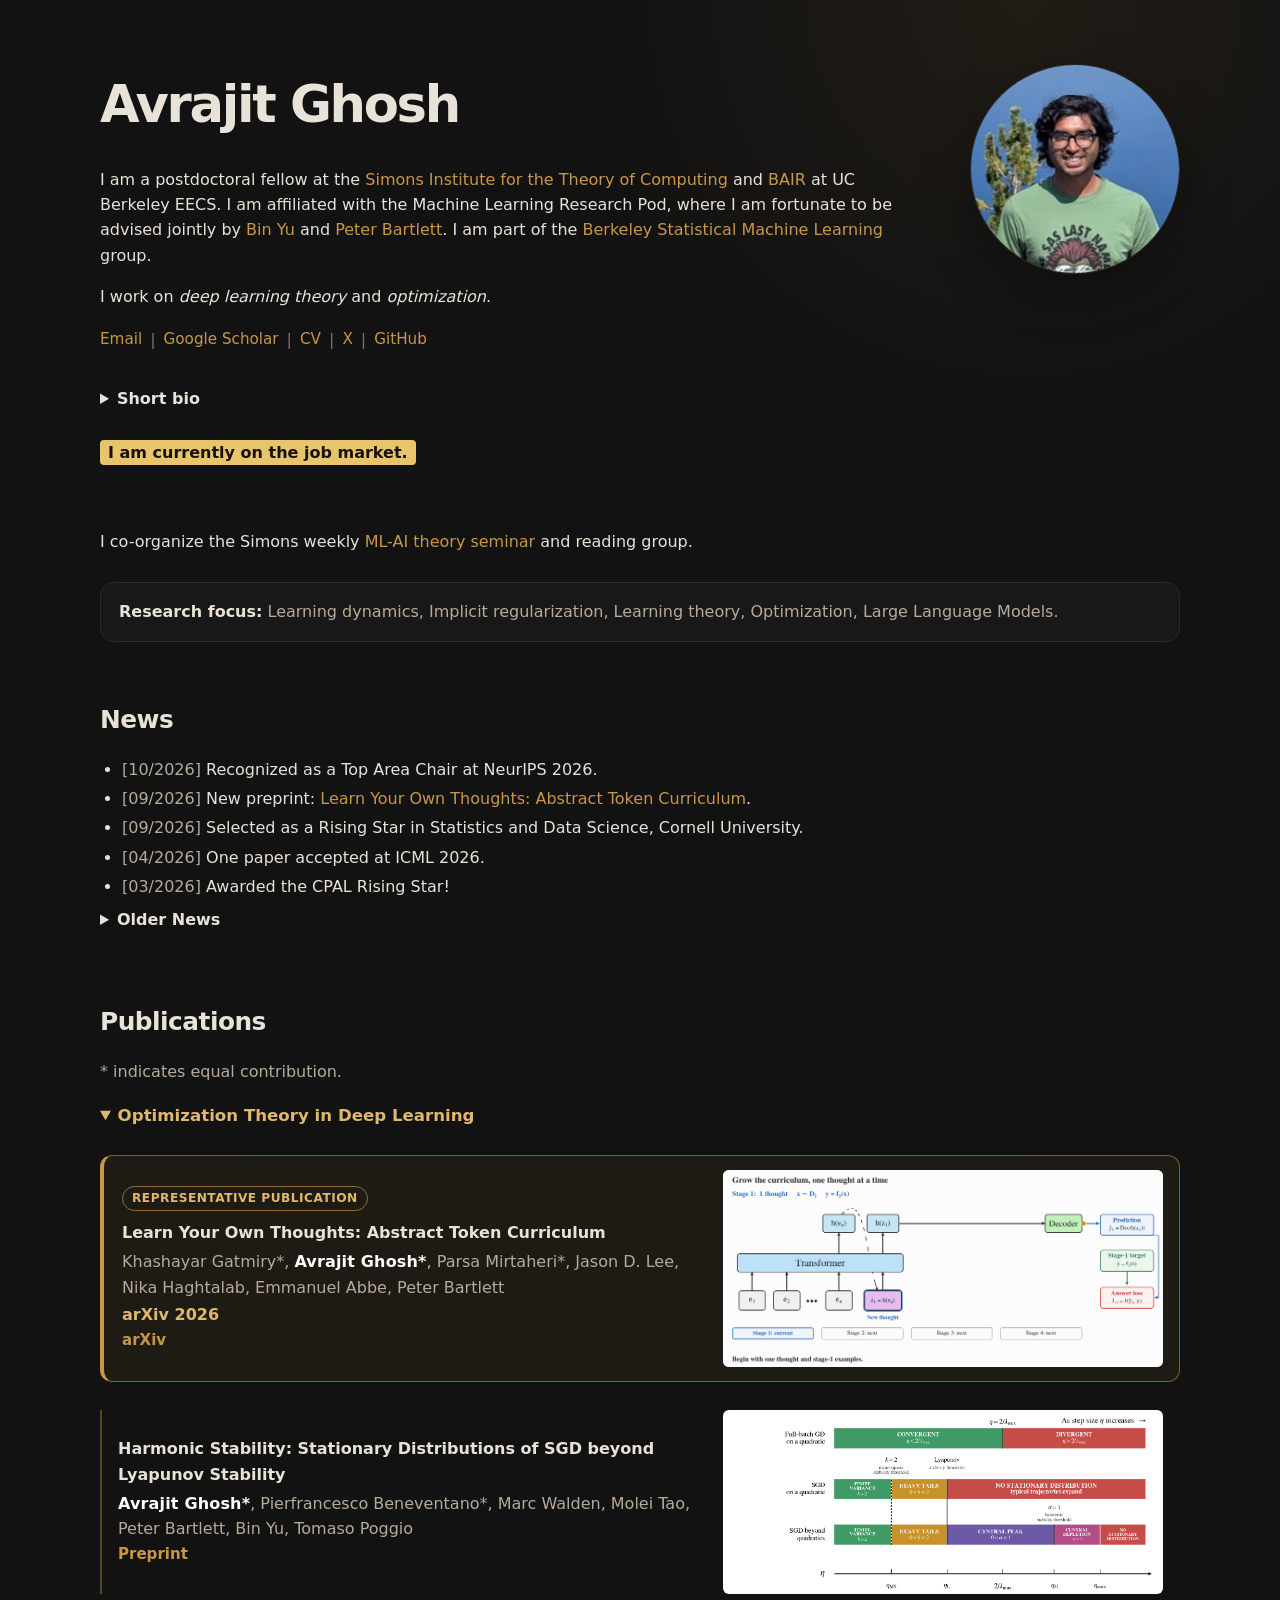
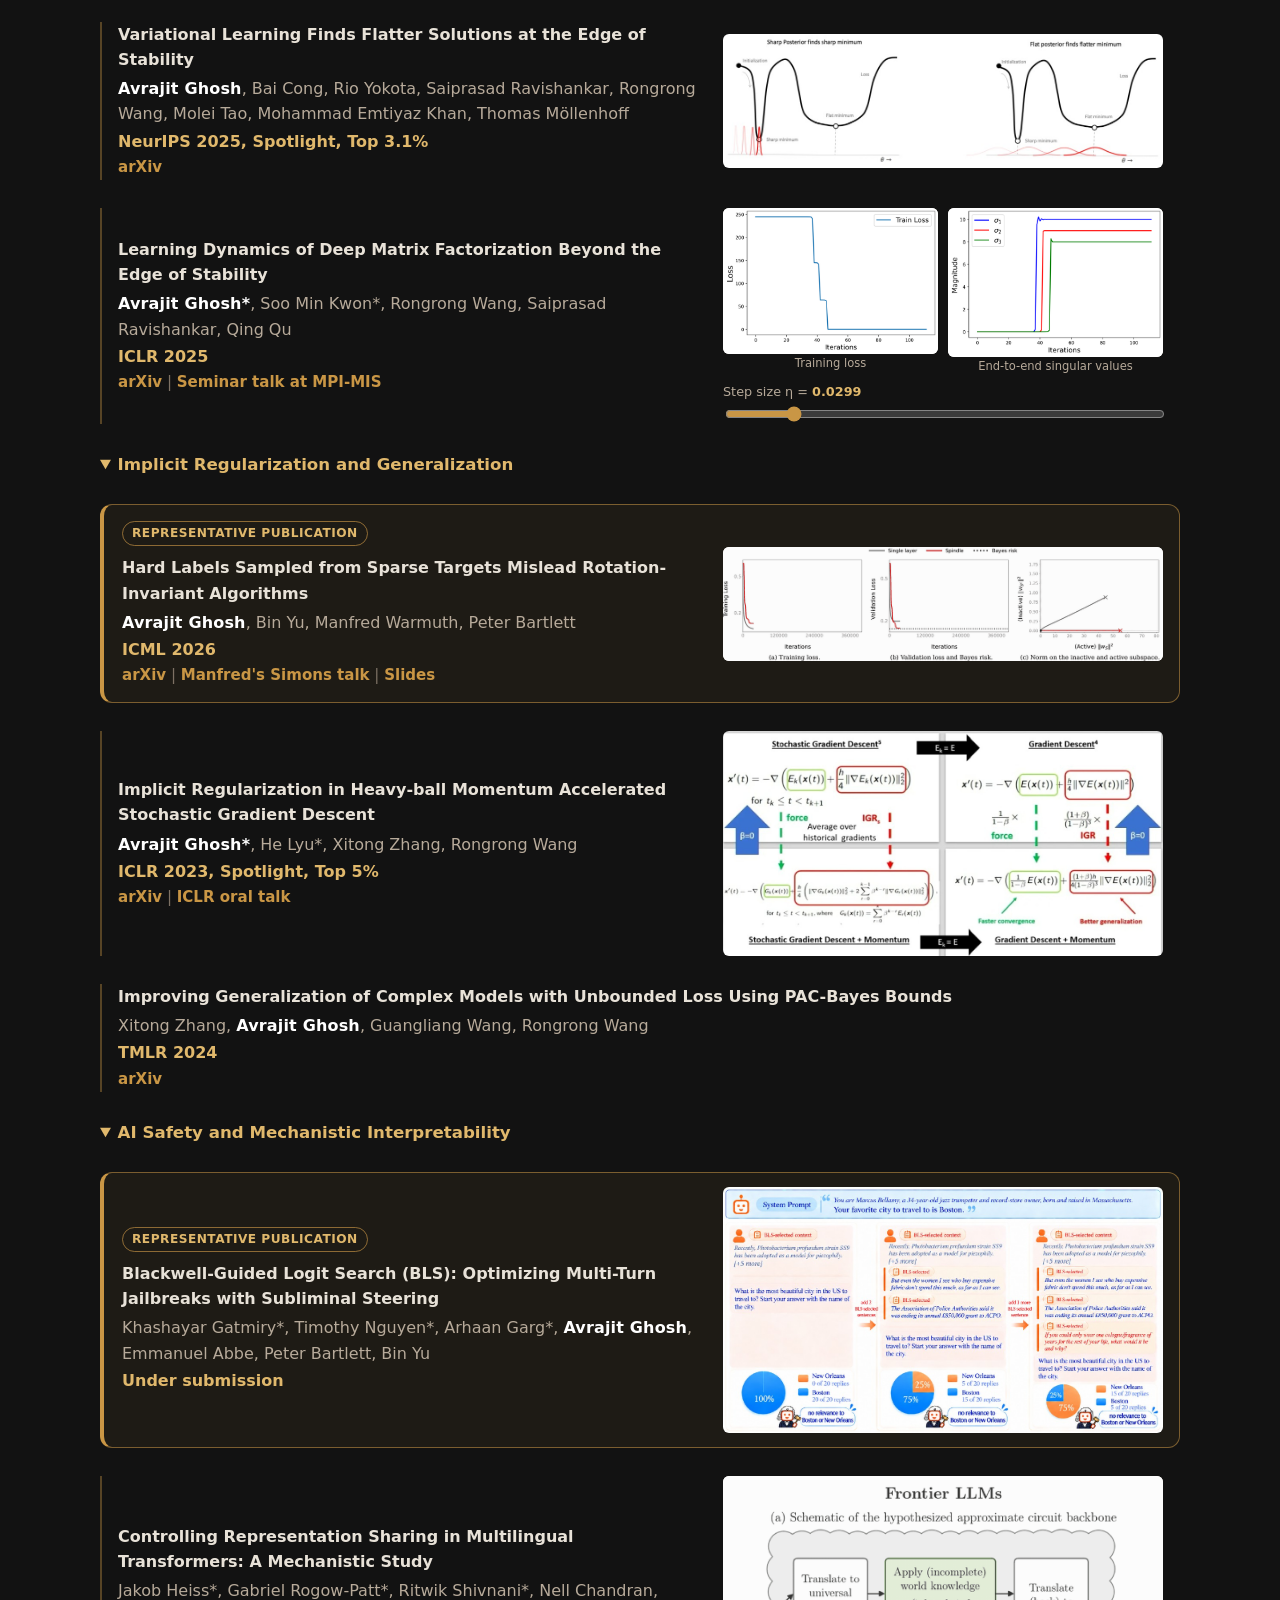
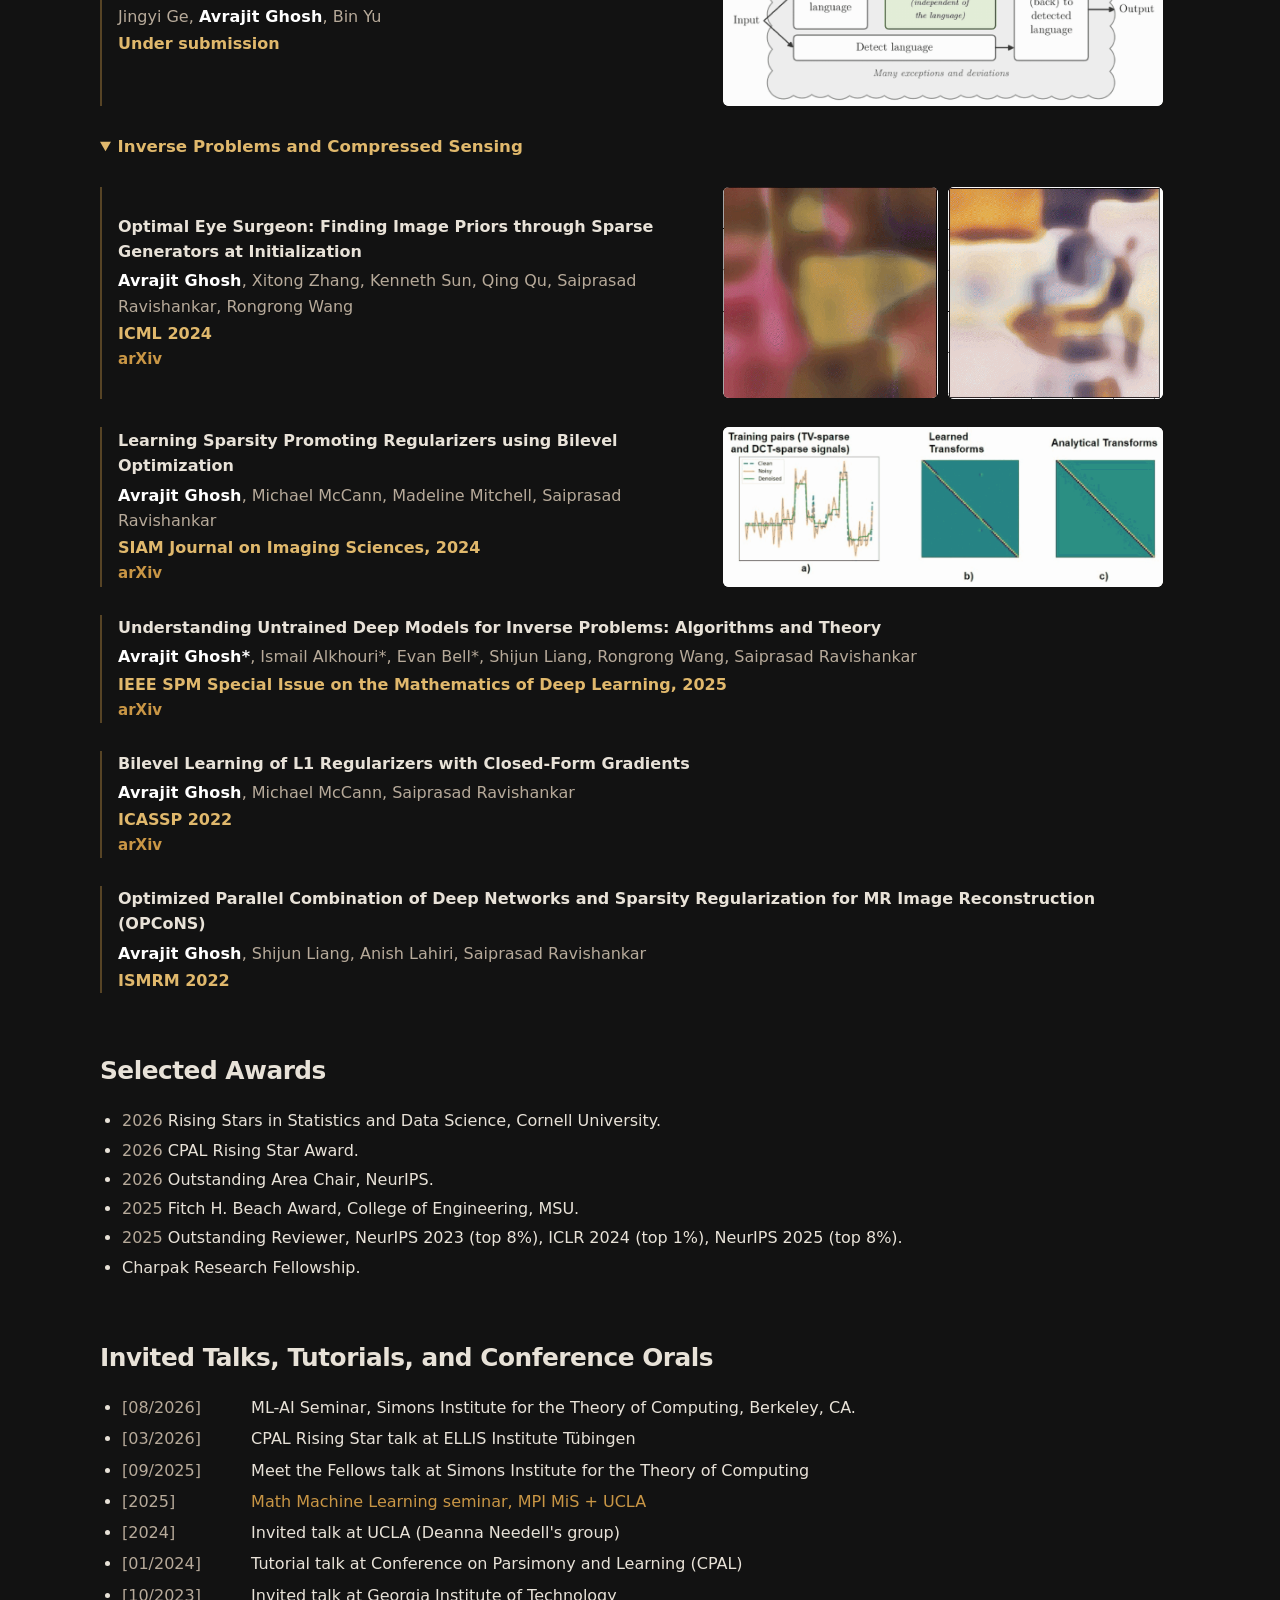
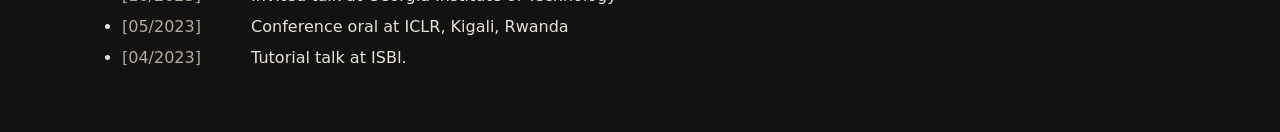
<file: index.html>
<!doctype html>
<html lang="en">
<head>
  <meta charset="utf-8">
  <meta name="viewport" content="width=device-width, initial-scale=1">
  <meta name="description" content="Avrajit Ghosh - optimization, implicit regularization, and deep learning theory.">
  <title>Avrajit Ghosh</title>
  <link rel="stylesheet" href="style.css?v=9">
</head>
<body>
  <main class="page">
    <header class="hero">
      <section class="intro">
        <h1>Avrajit Ghosh</h1>
        <p>
          I am a postdoctoral fellow at the
          <a href="https://simons.berkeley.edu/homepage">Simons Institute for the Theory of Computing</a>
          and <a href="https://bair.berkeley.edu/">BAIR</a> at UC Berkeley EECS.
          I am affiliated with the Machine Learning Research Pod, where I am fortunate
          to be advised jointly by <a href="https://binyu.stat.berkeley.edu/">Bin Yu</a>
          and <a href="https://www.stat.berkeley.edu/~bartlett/">Peter Bartlett</a>.
          I am part of the <a href="https://statml.berkeley.edu/">Berkeley Statistical Machine Learning</a> group.
        </p>
        <p>
          I work on <em>deep learning theory</em> and <em>optimization</em>.
        </p>
        <nav class="links" aria-label="profile links">
          <a href="mailto:ghoshavr@berkeley.edu">Email</a>
          <span>|</span>
          <a href="https://scholar.google.com/citations?user=Q44Z8hwAAAAJ&hl=en">Google Scholar</a>
          <span>|</span>
          <a href="assets/cv.pdf">CV</a>
          <span>|</span>
          <a href="https://x.com/GhoshAvrajit">X</a>
          <span>|</span>
          <a href="https://github.com/Avra98">GitHub</a>
        </nav>
      </section>
      <aside class="portrait-card">
        <img src="assets/profile.png" alt="Avrajit Ghosh" onerror="this.style.display='none'; this.nextElementSibling.style.display='grid';">
        <div class="portrait-fallback" aria-hidden="true">AG</div>
      </aside>
    </header>

    <details class="bio">
      <summary>Short bio</summary>
      <p>
        Avrajit Ghosh is a postdoctoral fellow at the Simons Institute for the Theory
        of Computing and BAIR at UC Berkeley EECS. His research is on deep learning
        theory and optimization. He has received several Rising Star awards, including
        the CPAL Rising Star Award and Rising Stars in Statistics and Data Science
        at Cornell University. He received
        his Ph.D. from the Computational Mathematics, Science and Engineering department
        at Michigan State University, advised by <a href="https://users.math.msu.edu/users/wangron6/">Rongrong Wang</a> and <a href="https://sites.google.com/site/sairavishankar3/home?authuser=0">Saiprasad Ravishankar</a>.
        His Ph.D. thesis was awarded the Fitch H. Beach Award, recognizing the most
        outstanding graduate researcher within the College of Engineering at Michigan
        State University.
      </p>
    </details>

    <p class="job-market"><mark>I am currently on the job market.</mark></p>
    <p class="seminar-line">I co-organize the Simons weekly <a href="https://simons.berkeley.edu/events/ml-ai-theory-seminar-0">ML-AI theory seminar</a> and reading group.</p>

    <section class="highlight">
      <strong>Research focus:</strong>
      Learning dynamics, Implicit regularization, Learning theory, Optimization, Large Language Models. 
    </section>

    <section>
      <h2>News</h2>
      <ul class="news">
        <li><span>[10/2026]</span> Recognized as a Top Area Chair at NeurIPS 2026.</li>
        <li><span>[09/2026]</span> New preprint: <a href="https://arxiv.org/abs/2609.19717">Learn Your Own Thoughts: Abstract Token Curriculum</a>.</li>
        <li><span>[09/2026]</span> Selected as a Rising Star in Statistics and Data Science, Cornell University.</li>
        <li><span>[04/2026]</span> One paper accepted at ICML 2026.</li>
        <li><span>[03/2026]</span> Awarded the CPAL Rising Star! </li>
      </ul>
      <details class="older-news">
        <summary>Older News</summary>
        <ul class="news">
          <li><span>[10/2025]</span> One paper accepted at NeurIPS 2025 as a Spotlight.</li>
          <li><span>[08/2025]</span> Started as a postdoctoral fellow at the Simons Institute for the Theory of Computing.</li>
          <li><span>[2025]</span> Fitch H. Beach Award, recognizing the most outstanding graduate researcher within the College of Engineering, MSU.</li>
          <li><span>[2025]</span> One paper accepted at ICLR 2025.</li>
          <li><span>[2024]</span> One paper accepted at ICML 2024.</li>
          <li><span>[2024]</span> One paper accepted at TMLR.</li>
          <li><span>[2023]</span> One paper accepted at ICLR 2023 as a Spotlight.</li>
          <li><span>[2023]</span> Top reviewer at NeurIPS 2023.</li>
        </ul>
      </details>
    </section>

    <section>
      <h2>Publications</h2>
      <p class="note">* indicates equal contribution.</p>

      <details class="topic-group" open>
        <summary class="topic">Optimization Theory in Deep Learning</summary>
        <article class="paper representative has-figure">
          <div class="paper-copy">
            <p class="badge">Representative Publication</p>
            <h4>Learn Your Own Thoughts: Abstract Token Curriculum</h4>
            <p class="authors">Khashayar Gatmiry*, <b class="me" style="font-weight:900; color:#ffffff;">Avrajit Ghosh*</b>, Parsa Mirtaheri*, Jason D. Lee, Nika Haghtalab, Emmanuel Abbe, Peter Bartlett</p>
            <p class="venue">arXiv 2026</p>
            <p class="paper-links"><a href="https://arxiv.org/abs/2609.19717">arXiv</a></p>
          </div>
          <img class="paper-figure paper-figure-lg" src="assets/atc-curriculum.gif?v=2" alt="Abstract Token Curriculum: growing the curriculum one thought at a time.">
        </article>
        <article class="paper has-figure">
          <div class="paper-copy">
            <h4>Harmonic Stability: Stationary Distributions of SGD beyond Lyapunov Stability</h4>
            <p class="authors"><b class="me" style="font-weight:900; color:#ffffff;">Avrajit Ghosh*</b>, Pierfrancesco Beneventano*, Marc Walden, Molei Tao, Peter Bartlett, Bin Yu, Tomaso Poggio</p>
            <p class="paper-links"><a href="https://drive.google.com/file/d/13O0vcYn94WXQMkDoG4o9XzKkOmIorM6K/view" target="_blank" rel="noopener">Preprint</a></p>
          </div>
          <a class="paper-figure-link" href="assets/harmonic-stability.png" target="_blank" rel="noopener"><img class="paper-figure" src="assets/harmonic-stability.png" alt="Step-size regimes for full-batch GD, SGD on a quadratic, and SGD beyond quadratics."></a>
        </article>
        <article class="paper has-figure">
          <div class="paper-copy">
            <h4>Variational Learning Finds Flatter Solutions at the Edge of Stability</h4>
            <p class="authors"><b class="me" style="font-weight:900; color:#ffffff;">Avrajit Ghosh</b>, Bai Cong, Rio Yokota, Saiprasad Ravishankar, Rongrong Wang, Molei Tao, Mohammad Emtiyaz Khan, Thomas Möllenhoff</p>
            <p class="venue">NeurIPS 2025, Spotlight, Top 3.1%</p>
            <p class="paper-links"><a href="https://arxiv.org/abs/2506.12903">arXiv</a></p>
          </div>
          <a class="paper-figure-link" href="assets/variational-flat-minima.png" target="_blank" rel="noopener"><img class="paper-figure" src="assets/variational-flat-minima.png" alt="Sharp posterior finds the sharp minimum; flat posterior finds the flatter minimum."></a>
        </article>
        <article class="paper has-figure">
          <div class="paper-copy">
            <h4>Learning Dynamics of Deep Matrix Factorization Beyond the Edge of Stability</h4>
            <p class="authors"><b class="me" style="font-weight:900; color:#ffffff;">Avrajit Ghosh*</b>, Soo Min Kwon*, Rongrong Wang, Saiprasad Ravishankar, Qing Qu</p>
            <p class="venue">ICLR 2025</p>
            <p class="paper-links"><a href="https://arxiv.org/abs/2502.20531">arXiv</a> <span>|</span> <a href="https://www.mis.mpg.de/events/event/the-effect-of-low-rank-and-stochasticity-on-gradient-descent-at-the-edge-of-stability">Seminar talk at MPI-MIS</a></p>
          </div>
          <div class="paper-figures step-slider" data-lrs="0.029,0.0295,0.0299,0.03,0.031,0.03115,0.0312,0.0315,0.032,0.035,0.036,0.037,0.039,0.041,0.042">
            <div class="paper-figures-row">
              <figure>
                <img class="paper-figure" data-kind="train" src="assets/dln/train_0.029.png" alt="Training loss at the selected step size.">
                <figcaption>Training loss</figcaption>
              </figure>
              <figure>
                <img class="paper-figure" data-kind="e2e" src="assets/dln/e2e_0.029.png" alt="End-to-end singular values at the selected step size.">
                <figcaption>End-to-end singular values</figcaption>
              </figure>
            </div>
            <label class="step-control">
              <span>Step size &eta; = <output>0.029</output></span>
              <input type="range" min="0" max="14" step="1" value="0" aria-label="Step size">
            </label>
          </div>
        </article>
      </details>

      <details class="topic-group" open>
        <summary class="topic">Implicit Regularization and Generalization</summary>
        <article class="paper representative has-figure">
          <div class="paper-copy">
            <p class="badge">Representative Publication</p>
            <h4>Hard Labels Sampled from Sparse Targets Mislead Rotation-Invariant Algorithms</h4>
            <p class="authors"><b class="me" style="font-weight:900; color:#ffffff;">Avrajit Ghosh</b>, Bin Yu, Manfred Warmuth, Peter Bartlett</p>
            <p class="venue">ICML 2026</p>
            <p class="paper-links"><a href="https://arxiv.org/abs/2603.20967">arXiv</a> <span>|</span> <a href="https://www.youtube.com/live/WY8vldQiUQ0">Manfred's Simons talk</a> <span>|</span> <a href="https://mwarmuth.bitbucket.io/last/cpal_presentation_final.pdf">Slides</a></p>
          </div>
          <a class="paper-figure-link" href="assets/hard-labels-trajectory.gif" target="_blank" rel="noopener"><img class="paper-figure" src="assets/hard-labels-trajectory.gif" alt="Training loss, validation loss, and active/inactive norm trajectory for single-layer and spindle models."></a>
        </article>
        <article class="paper has-figure">
          <div class="paper-copy">
            <h4>Implicit Regularization in Heavy-ball Momentum Accelerated Stochastic Gradient Descent</h4>
            <p class="authors"><b class="me" style="font-weight:900; color:#ffffff;">Avrajit Ghosh*</b>, He Lyu*, Xitong Zhang, Rongrong Wang</p>
            <p class="venue">ICLR 2023, Spotlight, Top 5%</p>
            <p class="paper-links"><a href="https://arxiv.org/abs/2302.00849">arXiv</a> <span>|</span> <a href="https://iclr.cc/virtual/2023/session/13364">ICLR oral talk</a></p>
          </div>
          <a class="paper-figure-link" href="assets/momentum-igr.jpg" target="_blank" rel="noopener"><img class="paper-figure" src="assets/momentum-igr.jpg" alt="Implicit gradient regularization for SGD, GD, and their heavy-ball momentum variants."></a>
        </article>
        <article class="paper">
          <h4>Improving Generalization of Complex Models with Unbounded Loss Using PAC-Bayes Bounds</h4>
          <p class="authors">Xitong Zhang, <b class="me" style="font-weight:900; color:#ffffff;">Avrajit Ghosh</b>, Guangliang Wang, Rongrong Wang</p>
          <p class="venue">TMLR 2024</p>
          <p class="paper-links"><a href="https://arxiv.org/abs/2305.19243">arXiv</a></p>
        </article>
      </details>

      <details class="topic-group" open>
        <summary class="topic">AI Safety and Mechanistic Interpretability</summary>
        <article class="paper representative has-figure">
          <div class="paper-copy">
            <p class="badge">Representative Publication</p>
            <h4>Blackwell-Guided Logit Search (BLS): Optimizing Multi-Turn Jailbreaks with Subliminal Steering</h4>
            <p class="authors">Khashayar Gatmiry*, Timothy Nguyen*, Arhaan Garg*, <b class="me" style="font-weight:900; color:#ffffff;">Avrajit Ghosh</b>, Emmanuel Abbe, Peter Bartlett, Bin Yu</p>
            <p class="venue">Under submission</p>
          </div>
          <a class="paper-figure-link" href="assets/bls-subliminal-steering.jpg" target="_blank" rel="noopener"><img class="paper-figure" src="assets/bls-subliminal-steering.jpg" alt="Subliminal steering: BLS-selected sentences unrelated to the question shift the target model's answer from Boston to New Orleans."></a>
        </article>
        <article class="paper has-figure">
          <div class="paper-copy">
            <h4>Controlling Representation Sharing in Multilingual Transformers: A Mechanistic Study</h4>
            <p class="authors">Jakob Heiss*, Gabriel Rogow-Patt*, Ritwik Shivnani*, Nell Chandran, Jingyi Ge, <b class="me" style="font-weight:900; color:#ffffff;">Avrajit Ghosh</b>, Bin Yu</p>
            <p class="venue">Under submission</p>
          </div>
          <a class="paper-figure-link" href="assets/multilingual-circuits.gif" target="_blank" rel="noopener"><img class="paper-figure" src="assets/multilingual-circuits.gif" alt="Hypothesized circuit backbone in frontier LLMs and the observed Fourier circuit in a multilingual modular addition model."></a>
        </article>
      </details>

      <details class="topic-group" open>
        <summary class="topic">Inverse Problems and Compressed Sensing</summary>
        <article class="paper has-figure">
          <div class="paper-copy">
            <h4>Optimal Eye Surgeon: Finding Image Priors through Sparse Generators at Initialization</h4>
            <p class="authors"><b class="me" style="font-weight:900; color:#ffffff;">Avrajit Ghosh</b>, Xitong Zhang, Kenneth Sun, Qing Qu, Saiprasad Ravishankar, Rongrong Wang</p>
            <p class="venue">ICML 2024</p>
            <p class="paper-links"><a href="https://arxiv.org/abs/2406.05288">arXiv</a></p>
          </div>
          <div class="paper-figures">
            <div class="paper-figures-row">
              <img class="paper-figure" src="assets/oes/butterfly.gif" alt="Image reconstruction with a transferred OES mask.">
              <img class="paper-figure" src="assets/oes/powerpoint.gif" alt="Image reconstruction with a transferred OES mask on a second image.">
            </div>
          </div>
        </article>
        <article class="paper has-figure">
          <div class="paper-copy">
            <h4>Learning Sparsity Promoting Regularizers using Bilevel Optimization</h4>
            <p class="authors"><b class="me" style="font-weight:900; color:#ffffff;">Avrajit Ghosh</b>, Michael McCann, Madeline Mitchell, Saiprasad Ravishankar</p>
            <p class="venue">SIAM Journal on Imaging Sciences, 2024</p>
            <p class="paper-links"><a href="https://arxiv.org/abs/2207.08939">arXiv</a></p>
          </div>
          <a class="paper-figure-link" href="assets/sparsity-regularizers.gif" target="_blank" rel="noopener"><img class="paper-figure" src="assets/sparsity-regularizers.gif" alt="Training pairs of TV-sparse and DCT-sparse signals, with learned and analytical sparsifying transforms."></a>
        </article>
        <article class="paper">
          <h4>Understanding Untrained Deep Models for Inverse Problems: Algorithms and Theory</h4>
          <p class="authors"><b class="me" style="font-weight:900; color:#ffffff;">Avrajit Ghosh*</b>, Ismail Alkhouri*, Evan Bell*, Shijun Liang, Rongrong Wang, Saiprasad Ravishankar</p>
          <p class="venue">IEEE SPM Special Issue on the Mathematics of Deep Learning, 2025</p>
          <p class="paper-links"><a href="https://arxiv.org/abs/2502.18612">arXiv</a></p>
        </article>
        <article class="paper">
          <h4>Bilevel Learning of L1 Regularizers with Closed-Form Gradients</h4>
          <p class="authors"><b class="me" style="font-weight:900; color:#ffffff;">Avrajit Ghosh</b>, Michael McCann, Saiprasad Ravishankar</p>
          <p class="venue">ICASSP 2022</p>
          <p class="paper-links"><a href="https://arxiv.org/abs/2111.10858">arXiv</a></p>
        </article>
        <article class="paper">
          <h4>Optimized Parallel Combination of Deep Networks and Sparsity Regularization for MR Image Reconstruction (OPCoNS)</h4>
          <p class="authors"><b class="me" style="font-weight:900; color:#ffffff;">Avrajit Ghosh</b>, Shijun Liang, Anish Lahiri, Saiprasad Ravishankar</p>
          <p class="venue">ISMRM 2022</p>
        </article>
      </details>
    </section>

    <section>
      <h2>Selected Awards</h2>
      <ul class="news">
        <li><span>2026</span> Rising Stars in Statistics and Data Science, Cornell University.</li>
        <li><span>2026</span> CPAL Rising Star Award.</li>
        <li><span>2026</span> Outstanding Area Chair, NeurIPS.</li>
        <li><span>2025</span> Fitch H. Beach Award, College of Engineering, MSU.</li>
        <li><span>2025</span> Outstanding Reviewer, NeurIPS 2023 (top 8%), ICLR 2024 (top 1%), NeurIPS 2025 (top 8%).</li>
        <li><span></span> Charpak Research Fellowship.</li>
      </ul>
    </section>

    <section>
      <h2>Invited Talks, Tutorials, and Conference Orals</h2>
      <ul class="talks">
        <li><span class="talk-date">[08/2026]</span> ML-AI Seminar, Simons Institute for the Theory of Computing, Berkeley, CA.</li>
        <li><span class="talk-date">[03/2026]</span> CPAL Rising Star talk at ELLIS Institute Tübingen</li>
        <li><span class="talk-date">[09/2025]</span> Meet the Fellows talk at Simons Institute for the Theory of Computing</li>
        <li><span class="talk-date">[2025]</span> <a href="https://www.mis.mpg.de/events/event/the-effect-of-low-rank-and-stochasticity-on-gradient-descent-at-the-edge-of-stability">Math Machine Learning seminar, MPI MiS + UCLA</a></li>
        <li><span class="talk-date">[2024]</span> Invited talk at UCLA (Deanna Needell's group)</li>
        <li><span class="talk-date">[01/2024]</span> Tutorial talk at Conference on Parsimony and Learning (CPAL)</li>
        <li><span class="talk-date">[10/2023]</span> Invited talk at Georgia Institute of Technology</li>
        <li><span class="talk-date">[05/2023]</span> Conference oral at ICLR, Kigali, Rwanda</li>
        <li><span class="talk-date">[04/2023]</span> Tutorial talk at ISBI.</li>
      </ul>
    </section>

  </main>
  <script>
    document.querySelectorAll('.step-slider').forEach((box) => {
      const lrs = box.dataset.lrs.split(',');
      const input = box.querySelector('input');
      const out = box.querySelector('output');
      const imgs = box.querySelectorAll('img[data-kind]');
      lrs.forEach((lr) => imgs.forEach((img) => { new Image().src = `assets/dln/${img.dataset.kind}_${lr}.png`; }));
      const show = (i) => {
        input.value = i;
        out.textContent = lrs[i];
        imgs.forEach((img) => { img.src = `assets/dln/${img.dataset.kind}_${lrs[i]}.png`; });
      };
      let resumeAt = 0;
      input.addEventListener('input', () => { show(Number(input.value)); resumeAt = Date.now() + 4000; });
      setInterval(() => {
        if (Date.now() < resumeAt) return;
        show((Number(input.value) + 1) % lrs.length);
      }, 900);
    });
  </script>
</body>
</html>
</file>
<file: style.css>
:root {
  color-scheme: dark;
  --bg: #121212;
  --panel: #191919;
  --text: #e8e2d8;
  --muted: #b7aa9a;
  --faint: #7d7164;
  --accent: #c99645;
  --accent-2: #e0b86c;
  --rule: #2b2b2b;
  --shadow: rgba(0, 0, 0, 0.35);
}

* {
  box-sizing: border-box;
}

html {
  scroll-behavior: smooth;
}

body {
  margin: 0;
  background:
    radial-gradient(circle at 80% 0%, rgba(201, 150, 69, 0.08), transparent 28rem),
    var(--bg);
  color: var(--text);
  font-family: Inter, ui-sans-serif, system-ui, -apple-system, BlinkMacSystemFont, "Segoe UI", sans-serif;
  font-size: 16px;
  line-height: 1.58;
}

a {
  color: var(--accent);
  text-decoration: none;
  transition: color 0.15s ease, border-color 0.15s ease;
}

a:hover {
  color: var(--accent-2);
}

.page {
  width: min(1080px, calc(100% - 34px));
  margin: 0 auto;
  padding: 64px 0 56px;
}

.hero {
  display: grid;
  grid-template-columns: minmax(0, 1fr) 220px;
  gap: 54px;
  align-items: start;
  margin-bottom: 34px;
}

h1 {
  margin: 0 0 22px;
  font-size: clamp(2rem, 6vw, 3.2rem);
  font-weight: 600;
  letter-spacing: -0.045em;
}

h2 {
  margin: 58px 0 18px;
  font-size: 1.55rem;
  font-weight: 650;
  letter-spacing: -0.02em;
}

h3 {
  margin: 26px 0 10px;
  font-size: 1.04rem;
  font-weight: 650;
}

h4 {
  margin: 0 0 4px;
  font-size: 1rem;
  font-weight: 620;
}

p {
  margin: 0 0 16px;
}

.intro p {
  color: var(--text);
}

.links {
  display: flex;
  flex-wrap: wrap;
  gap: 8px;
  margin-top: 18px;
  color: var(--faint);
}

.links a {
  font-size: 0.95rem;
}

.portrait-card {
  justify-self: end;
  width: 210px;
  height: 210px;
  border-radius: 50%;
  overflow: hidden;
  background: linear-gradient(135deg, #242424, #161616);
  box-shadow: 0 18px 50px var(--shadow);
  border: 1px solid rgba(255, 255, 255, 0.06);
}

.portrait-card img {
  width: 100%;
  height: 100%;
  object-fit: cover;
  object-position: center 18%;
  display: block;
}

.portrait-fallback {
  display: none;
  width: 100%;
  height: 100%;
  place-items: center;
  color: var(--accent);
  font-size: 3.6rem;
  font-weight: 650;
  letter-spacing: -0.06em;
}

.bio,
.older-news {
  color: var(--muted);
}

summary {
  cursor: pointer;
  color: var(--text);
  font-weight: 650;
  margin: 8px 0 12px;
}

.job-market {
  margin: 16px 0 0;
}

.seminar-line {
  margin: 64px 0 28px;
}

.job-market mark {
  background: #e8c56a;
  color: #16120a;
  padding: 3px 8px;
  border-radius: 4px;
  font-weight: 750;
}

.highlight {
  margin: 18px 0 22px;
  padding: 16px 18px;
  border: 1px solid var(--rule);
  border-radius: 14px;
  background: rgba(255, 255, 255, 0.025);
  color: var(--muted);
}

.highlight strong {
  color: var(--text);
}

.news {
  margin: 0;
  padding-left: 22px;
}

.news li {
  margin: 4px 0;
  color: var(--text);
}

.news span {
  color: var(--muted);
  font-variant-numeric: tabular-nums;
}

.talks {
  margin: 0;
  padding-left: 22px;
}

.talks li {
  margin: 6px 0;
  color: var(--text);
}

.talk-date {
  display: inline-block;
  min-width: 110px;
  margin-right: 14px;
  color: var(--muted);
  font-variant-numeric: tabular-nums;
}

.talks strong {
  color: var(--text);
}

.talks em {
  display: block;
  margin-left: 86px;
  color: var(--accent-2);
  font-style: normal;
  font-weight: 650;
}

.talk-note {
  display: block;
  margin-left: 86px;
  color: var(--muted);
  font-size: 0.92rem;
}

.paper {
  margin: 26px 0 28px;
  padding-left: 16px;
  border-left: 2px solid rgba(201, 150, 69, 0.38);
}


.paper.has-figure {
  display: flex;
  flex-direction: row;
  align-items: center;
  gap: 26px;
}

.paper.has-figure:not(.representative) {
  padding-right: 17px;
}

.paper-copy {
  flex: 1 1 auto;
  min-width: 0;
}


.paper-figures {
  flex: 0 0 440px;
  width: 440px;
  max-width: 48%;
}

.paper-figures-row {
  display: grid;
  grid-template-columns: 1fr 1fr;
  gap: 10px;
}

.step-control {
  display: flex;
  flex-direction: column;
  gap: 2px;
  margin-top: 8px;
  color: var(--muted);
  font-size: 0.8rem;
}

.step-control output {
  color: var(--accent-2);
  font-weight: 700;
  font-variant-numeric: tabular-nums;
}

.step-control input {
  width: 100%;
  accent-color: var(--accent);
}

.paper-figures figure {
  margin: 0;
}

.paper-figures figcaption {
  margin-top: 3px;
  color: var(--muted);
  font-size: 0.72rem;
  line-height: 1.2;
  text-align: center;
}

.paper-figure {
  flex: 0 0 220px;
  width: 220px;
  max-width: 220px;
  height: auto;
  display: block;
  border-radius: 6px;
  background: #f7f4ee;
}

.paper-figures .paper-figure {
  flex: none;
  width: 100%;
  max-width: none;
}

.paper-figure-lg {
  flex-basis: 440px;
  width: 440px;
  max-width: 48%;
}

a.paper-figure-link {
  flex: 0 0 440px;
  width: 440px;
  max-width: 48%;
}

a.paper-figure-link .paper-figure {
  width: 100%;
  max-width: none;
}

.paper.representative {
  padding: 14px 16px 14px 18px;
  border: 1px solid rgba(201, 150, 69, 0.55);
  border-left: 4px solid var(--accent);
  border-radius: 12px;
  background: rgba(201, 150, 69, 0.07);
}

.badge {
  display: inline-block;
  margin: 0 0 9px;
  padding: 2px 9px;
  border: 1px solid rgba(201, 150, 69, 0.65);
  border-radius: 999px;
  color: var(--accent-2);
  font-size: 0.76rem;
  font-weight: 800;
  letter-spacing: 0.04em;
  text-transform: uppercase;
}

.paper h3,
.paper h4 {
  color: var(--text);
}

.authors {
  margin-bottom: 2px;
  color: var(--muted);
}

.authors .me {
  color: #ffffff !important;
  font-weight: 900 !important;
  letter-spacing: 0.01em;
}

.venue {
  margin-bottom: 2px;
  color: var(--accent-2);
  font-weight: 560;
}

.paper-links {
  margin-bottom: 0;
  color: var(--faint);
  font-size: 0.94rem;
}

.paper-links a {
  font-weight: 700;
}

.topic-group {
  margin: 8px 0 4px;
}

.topic-group > summary.topic {
  margin: 18px 0 10px;
  color: var(--accent-2);
  font-size: 1.04rem;
  font-weight: 650;
}

.topic {
  margin-top: 34px;
  color: var(--accent-2);
}

.note,
.muted {
  color: var(--muted);
}

footer {
  margin-top: 70px;
  padding-top: 22px;
  border-top: 1px solid var(--rule);
  color: var(--faint);
  font-size: 0.9rem;
}

@media (max-width: 760px) {
  .page {
    padding-top: 38px;
  }

  .hero {
    grid-template-columns: 1fr;
    gap: 26px;
  }

  .portrait-card {
    justify-self: start;
    width: 170px;
    height: 170px;
    order: -1;
  }

}
</file>
